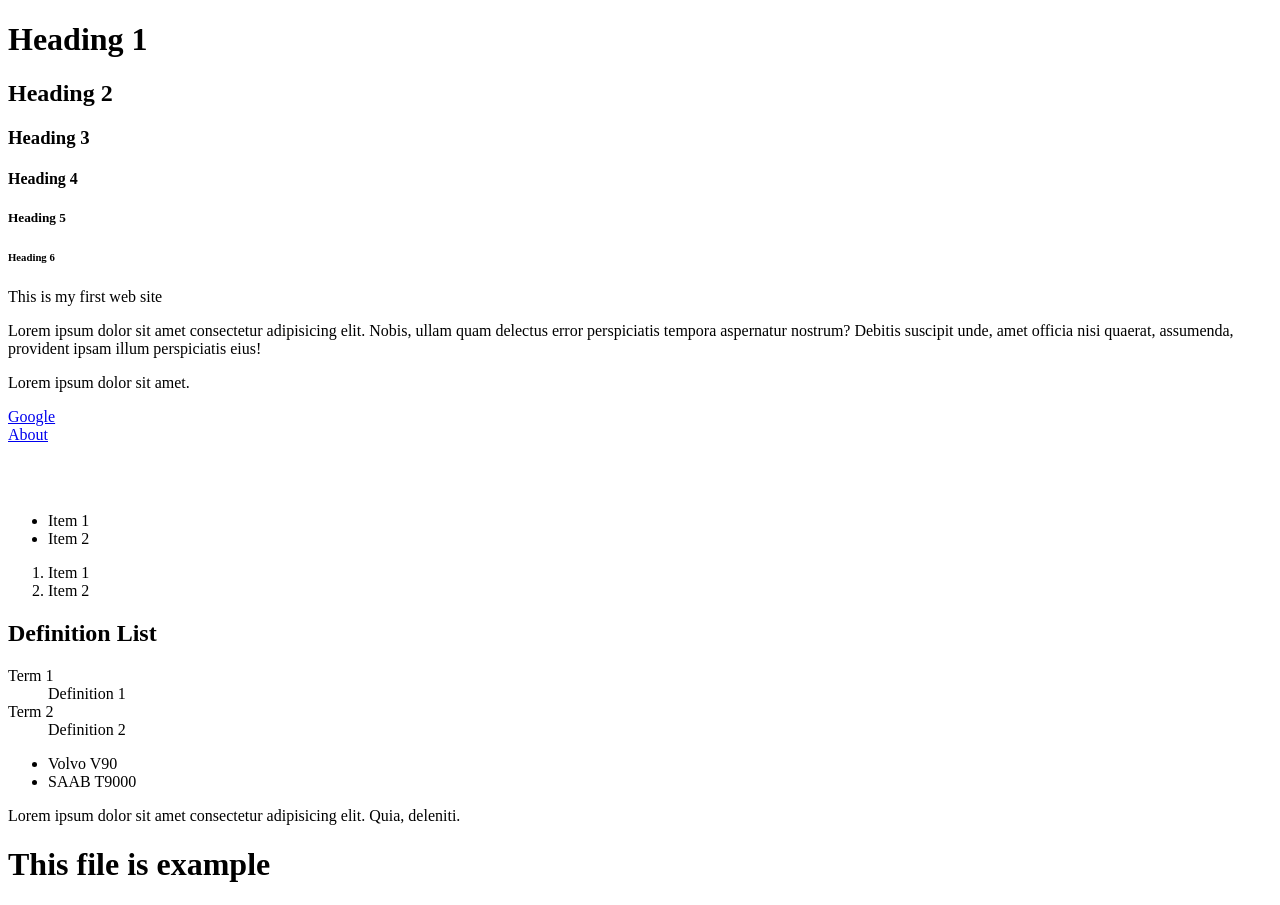
<file: index.html>
<!DOCTYPE html>
<html>
    <head>
        <title>First Web Site</title>

    </head>
    <body>
        <!-- This is my first website -->
         <!--Heading-->
         <h1>Heading 1</h1>
         <h2>Heading 2</h2>
         <h3>Heading 3</h3>
         <h4>Heading 4</h4>
         <h5>Heading 5</h5>
         <h6>Heading 6</h6>

         <!--Paragraphs-->
         <p>This is my first web site</p>
         <p>
            Lorem ipsum dolor sit amet consectetur adipisicing elit. 
            Nobis, ullam quam delectus error perspiciatis tempora aspernatur nostrum? 
            Debitis suscipit unde, amet officia nisi quaerat, assumenda, provident ipsam illum 
            perspiciatis eius!
         </p>
         <p>
            Lorem ipsum dolor sit amet.
         </p>
         <p>
            <a href="https://www.google.com/" target="_blank">Google</a>
            <br>
            <a href="about.html">About</a>
         </p>
         <br>
         <br>
         <!--Lists-->
         <!--Unordered List-->
         <ul>
            <li>Item 1</li>
            <li>Item 2</li>
         </ul>

         <!--Ordered List-->
         <ol>
            <li>Item 1</li>
            <li>Item 2</li>
         </ol>
        <h2>Definition List</h2>
        <dl>
            <dt>Term 1</dt>
            <dd>Definition 1</dd>
            <dt>Term 2</dt>
            <dd>Definition 2</dd>
        </dl>

        <ul>
         <li>Volvo V90</li>
         <li>SAAB T9000</li>
        </ul>

        <p>
         Lorem ipsum dolor sit amet consectetur adipisicing elit. Quia, deleniti.
        </p>

        <h1>This file is example</h1>


       

         
        
    </body>
</html>
</file>
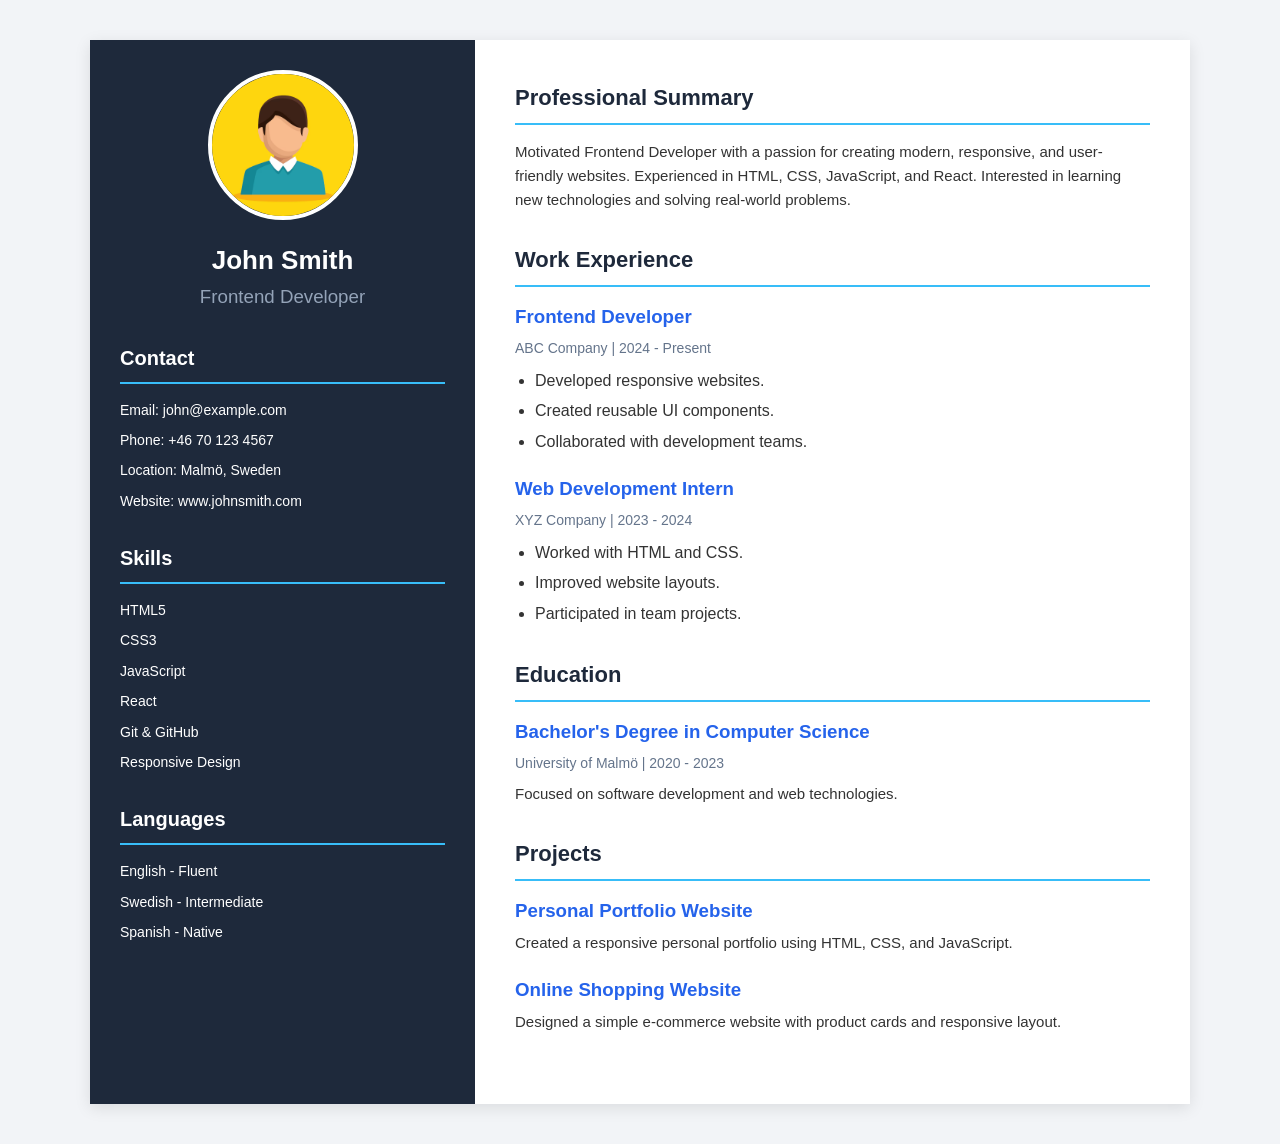
<file: CV/index.html>
<!DOCTYPE html>
<html lang="en">
<head>
    <meta charset="UTF-8">
    <meta name="viewport" content="width=device-width, initial-scale=1.0">
    <title>My CV Website</title>
    <link rel="stylesheet" href="style.css">
</head>

<body>

    <div class="cv-container">

        <!-- LEFT SECTION -->
        <aside class="left-section">

            <img src="images/profile.avif"
                 alt="Profile Photo"
                 class="profile-image">

            <h1>John Smith</h1>
            <h3>Frontend Developer</h3>

            <section>
                <h2>Contact</h2>
                <p>Email: john@example.com</p>
                <p>Phone: +46 70 123 4567</p>
                <p>Location: Malmö, Sweden</p>
                <p>Website: www.johnsmith.com</p>
            </section>

            <section>
                <h2>Skills</h2>
                <ul>
                    <li>HTML5</li>
                    <li>CSS3</li>
                    <li>JavaScript</li>
                    <li>React</li>
                    <li>Git & GitHub</li>
                    <li>Responsive Design</li>
                </ul>
            </section>

            <section>
                <h2>Languages</h2>
                <ul>
                    <li>English - Fluent</li>
                    <li>Swedish - Intermediate</li>
                    <li>Spanish - Native</li>
                </ul>
            </section>

        </aside>


        <!-- RIGHT SECTION -->
        <main class="right-section">

            <section>
                <h2>Professional Summary</h2>
                <p>
                    Motivated Frontend Developer with a passion
                    for creating modern, responsive, and
                    user-friendly websites. Experienced in
                    HTML, CSS, JavaScript, and React.
                    Interested in learning new technologies
                    and solving real-world problems.
                </p>
            </section>

            <section>
                <h2>Work Experience</h2>

                <div class="experience-item">
                    <h3>Frontend Developer</h3>
                    <p class="date">ABC Company | 2024 - Present</p>
                    <ul>
                        <li>Developed responsive websites.</li>
                        <li>Created reusable UI components.</li>
                        <li>Collaborated with development teams.</li>
                    </ul>
                </div>

                <div class="experience-item">
                    <h3>Web Development Intern</h3>
                    <p class="date">XYZ Company | 2023 - 2024</p>
                    <ul>
                        <li>Worked with HTML and CSS.</li>
                        <li>Improved website layouts.</li>
                        <li>Participated in team projects.</li>
                    </ul>
                </div>

            </section>

            <section>
                <h2>Education</h2>

                <div class="experience-item">
                    <h3>Bachelor's Degree in Computer Science</h3>
                    <p class="date">University of Malmö | 2020 - 2023</p>
                    <p>Focused on software development and web technologies.</p>
                </div>
            </section>

            <section>
                <h2>Projects</h2>

                <div class="experience-item">
                    <h3>Personal Portfolio Website</h3>
                    <p>
                        Created a responsive personal portfolio
                        using HTML, CSS, and JavaScript.
                    </p>
                </div>

                <div class="experience-item">
                    <h3>Online Shopping Website</h3>
                    <p>
                        Designed a simple e-commerce website
                        with product cards and responsive layout.
                    </p>
                </div>
            </section>

        </main>

    </div>

</body>
</html>
</file>
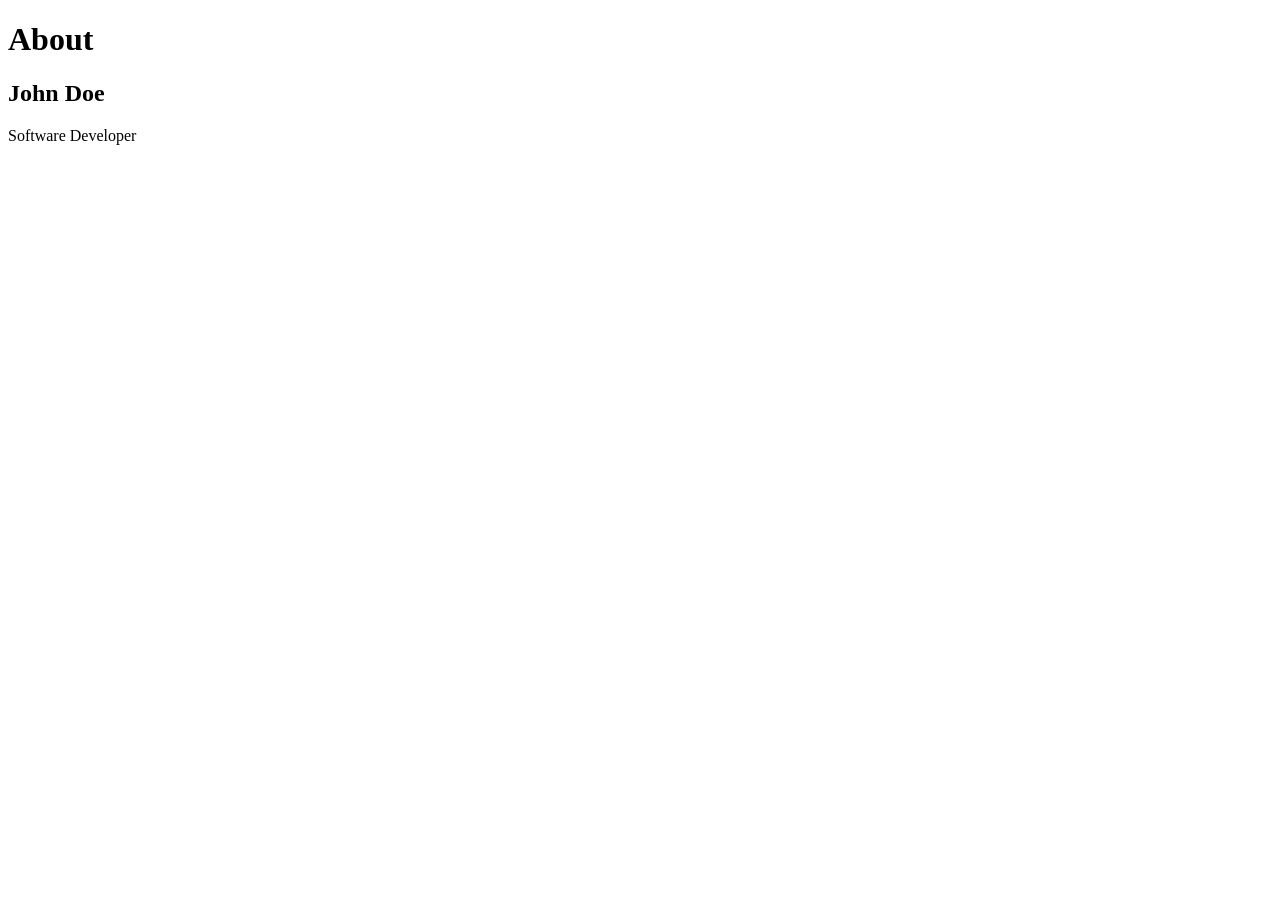
<file: about.html>
<!DOCTYPE html>
<html lang="en">
<head>
    <meta charset="UTF-8">
    <meta name="viewport" content="width=device-width, initial-scale=1.0">
    <title>About</title>
</head>
<body>
    <h1>About</h1>
    <h2>John Doe</h2>
    <p>Software Developer</p>
    
</body>
</html>
</file>
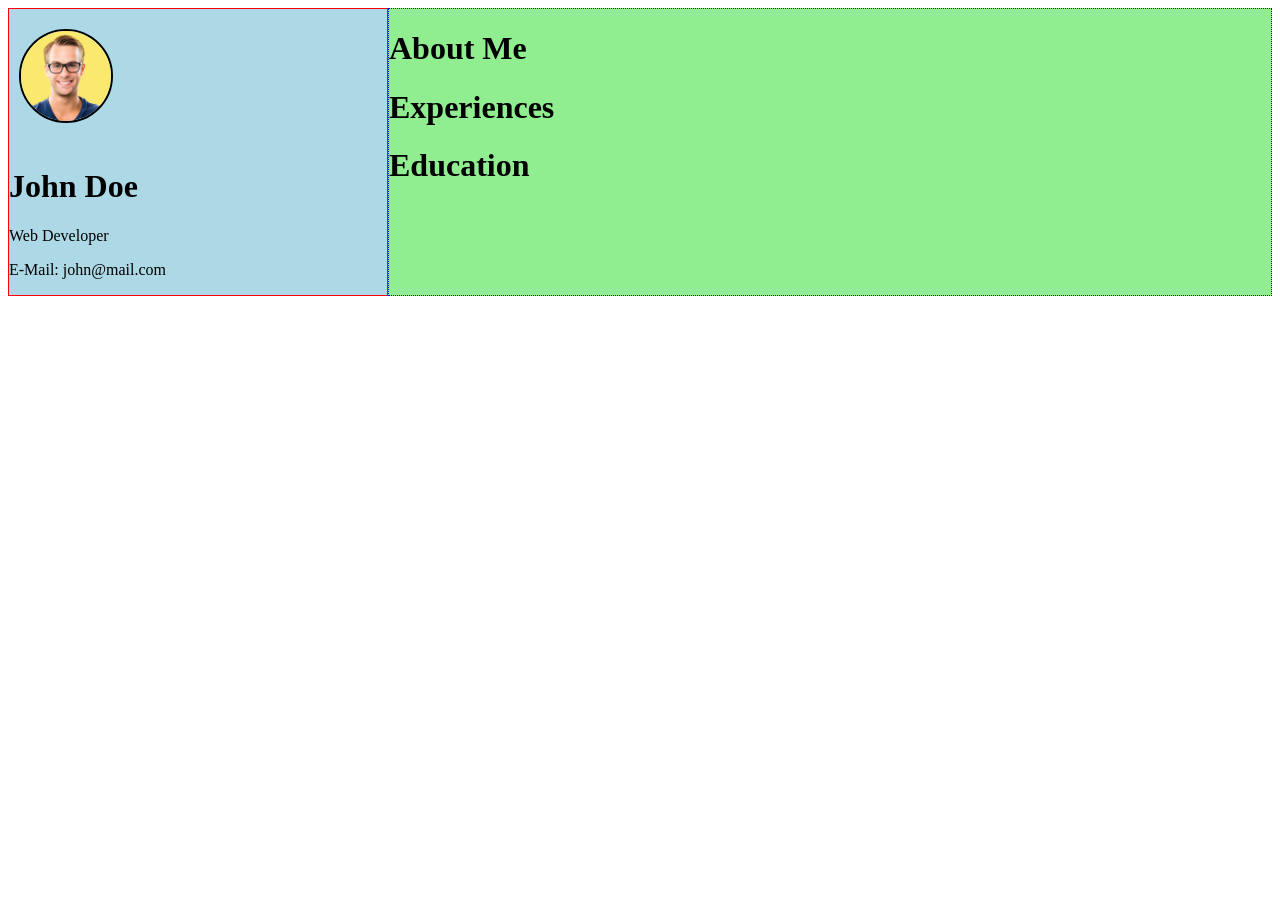
<file: CV.html>
<!DOCTYPE html>
<html lang="en">
<head>
    <meta charset="UTF-8">
    <meta name="viewport" content="width=device-width, initial-scale=1.0">
    <title>CV</title>
    <link rel="stylesheet" href="CV.css">
</head>
<body>
   <div class="flex-container">
        <!--Left Box-->
        <div class="left">
            <div>
                <img src="./images/person1.webp" alt="">

            <div>
                <h1>John Doe</h1>
                <p>Web Developer</p>
                <p>E-Mail: john@mail.com</p>
            </div>
            </div>

        </div>

        <!--Right Box-->
        <div class="right">
            <div>
                <h1>About Me</h1>
            </div>
            <div>
                <h1>Experiences</h1>
            </div>
            <div>
                <h1>Education</h1>
            </div>
            
        </div>
   </div>
    
</body>
</html>
</file>
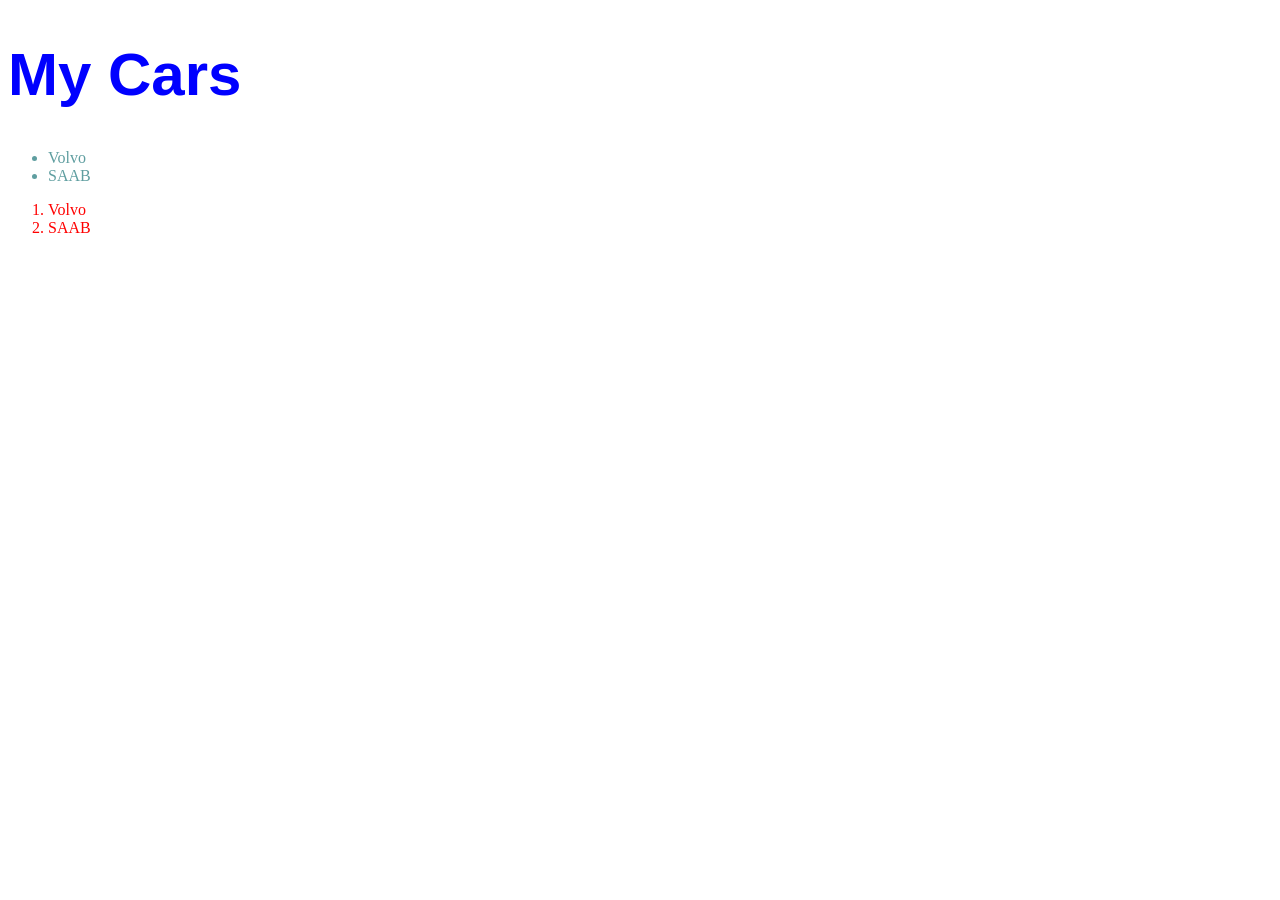
<file: test-1.html>
<!DOCTYPE html>
<html lang="en">
<head>
    <meta charset="UTF-8">
    <meta name="viewport" content="width=device-width, initial-scale=1.0">
    <title>My Cars</title>
    <!-- <style>
        h1{
            color: blue;
            font-family: 'Gill Sans', 'Gill Sans MT', Calibri, 'Trebuchet MS', sans-serif;
            font-size: 60px;
        }
        ul{
            color:cadetblue
        }
    </style> -->
    <link rel="stylesheet" href="test-1.css">
</head>
<body>
    <!-- <h1 style="color:brown; font-family: 'Franklin Gothic Medium', 'Arial Narrow', Arial, sans-serif;">My Cars</h1> -->
    <h1>My Cars</h1>
    <ul>
        <li>Volvo</li>
        <li>SAAB</li>
    </ul>

    <ol>
        <li>Volvo</li>
        <li>SAAB</li>
    </ol>
</body>
</html>
</file>
<file: CV/style.css>
/* GENERAL SETTINGS */
* {
    margin: 0;
    padding: 0;
    box-sizing: border-box;
}

body {
    font-family: Arial, sans-serif;
    background-color: #f2f4f7;
    color: #333;
    line-height: 1.6;
}

/* MAIN CONTAINER */
.cv-container {
    display: flex;
    max-width: 1100px;
    margin: 40px auto;
    background-color: white;
    box-shadow: 0 4px 15px rgba(0, 0, 0, 0.1);
}

/* LEFT SECTION */
.left-section {
    width: 35%;
    background-color: #1e293b;
    color: white;
    padding: 30px;
}

.profile-image {
    width: 150px;
    height: 150px;
    border-radius: 50%;
    object-fit: cover;
    display: block;
    margin: 0 auto 20px;
    border: 4px solid white;
}

.left-section h1 {
    text-align: center;
    font-size: 26px;
}

.left-section h3 {
    text-align: center;
    color: #94a3b8;
    font-weight: normal;
    margin-bottom: 30px;
}

.left-section section {
    margin-bottom: 30px;
}

.left-section h2 {
    border-bottom: 2px solid #38bdf8;
    padding-bottom: 8px;
    margin-bottom: 15px;
    font-size: 20px;
}

.left-section p,
.left-section li {
    font-size: 14px;
    margin-bottom: 8px;
}

.left-section ul {
    list-style: none;
}

/* RIGHT SECTION */
.right-section {
    width: 65%;
    padding: 40px;
}

.right-section section {
    margin-bottom: 30px;
}

.right-section h2 {
    color: #1e293b;
    font-size: 22px;
    border-bottom: 2px solid #38bdf8;
    padding-bottom: 8px;
    margin-bottom: 15px;
}

.right-section h3 {
    color: #2563eb;
    margin-bottom: 5px;
}

.right-section p {
    font-size: 15px;
}

.experience-item {
    margin-bottom: 20px;
}

.experience-item ul {
    padding-left: 20px;
    margin-top: 8px;
}

.experience-item li {
    margin-bottom: 5px;
}

.date {
    color: #64748b;
    font-size: 14px !important;
    margin-bottom: 8px;
}

/* RESPONSIVE DESIGN */
@media screen and (max-width: 768px) {

    .cv-container {
        flex-direction: column;
        margin: 15px;
    }

    .left-section,
    .right-section {
        width: 100%;
    }

    .right-section {
        padding: 25px;
    }

}

@media screen and (max-width: 480px) {

    .left-section {
        padding: 20px;
    }

    .right-section {
        padding: 20px;
    }

    .left-section h1 {
        font-size: 23px;
    }

    .right-section h2 {
        font-size: 19px;
    }

    .profile-image {
        width: 120px;
        height: 120px;
    }
}
</file>
<file: CV.css>
.flex-container{
    display: flex;   
}

.left{
    border: 1px;
    border-style: solid;
    border-color: red;
    /* height: 150px; */
    /* width: 150px; */
    width: 30%;
    height: auto;
    background-color: lightblue;
}

.right{
    border: 1px;
    border-style: dotted;
    border-color: blue;
    height: 150px;
    /* width: 150px; */
    width: 70%;
    height: auto;
    background-color: lightgreen;
}

img{
    
    width: 90px;
    height: auto;
    margin: 20px 10px 20px 10px;
    border-radius: 50%;
    border-color: black;
    border-style: solid;
    border-width: 2px;
}
</file>
<file: test-1.css>
h1{
    color: blue;
    font-family: 'Gill Sans', 'Gill Sans MT', Calibri, 'Trebuchet MS', sans-serif;
    font-size: 60px;
}

ul{
    color:cadetblue
}

ol{
    color: red;
}
</file>
